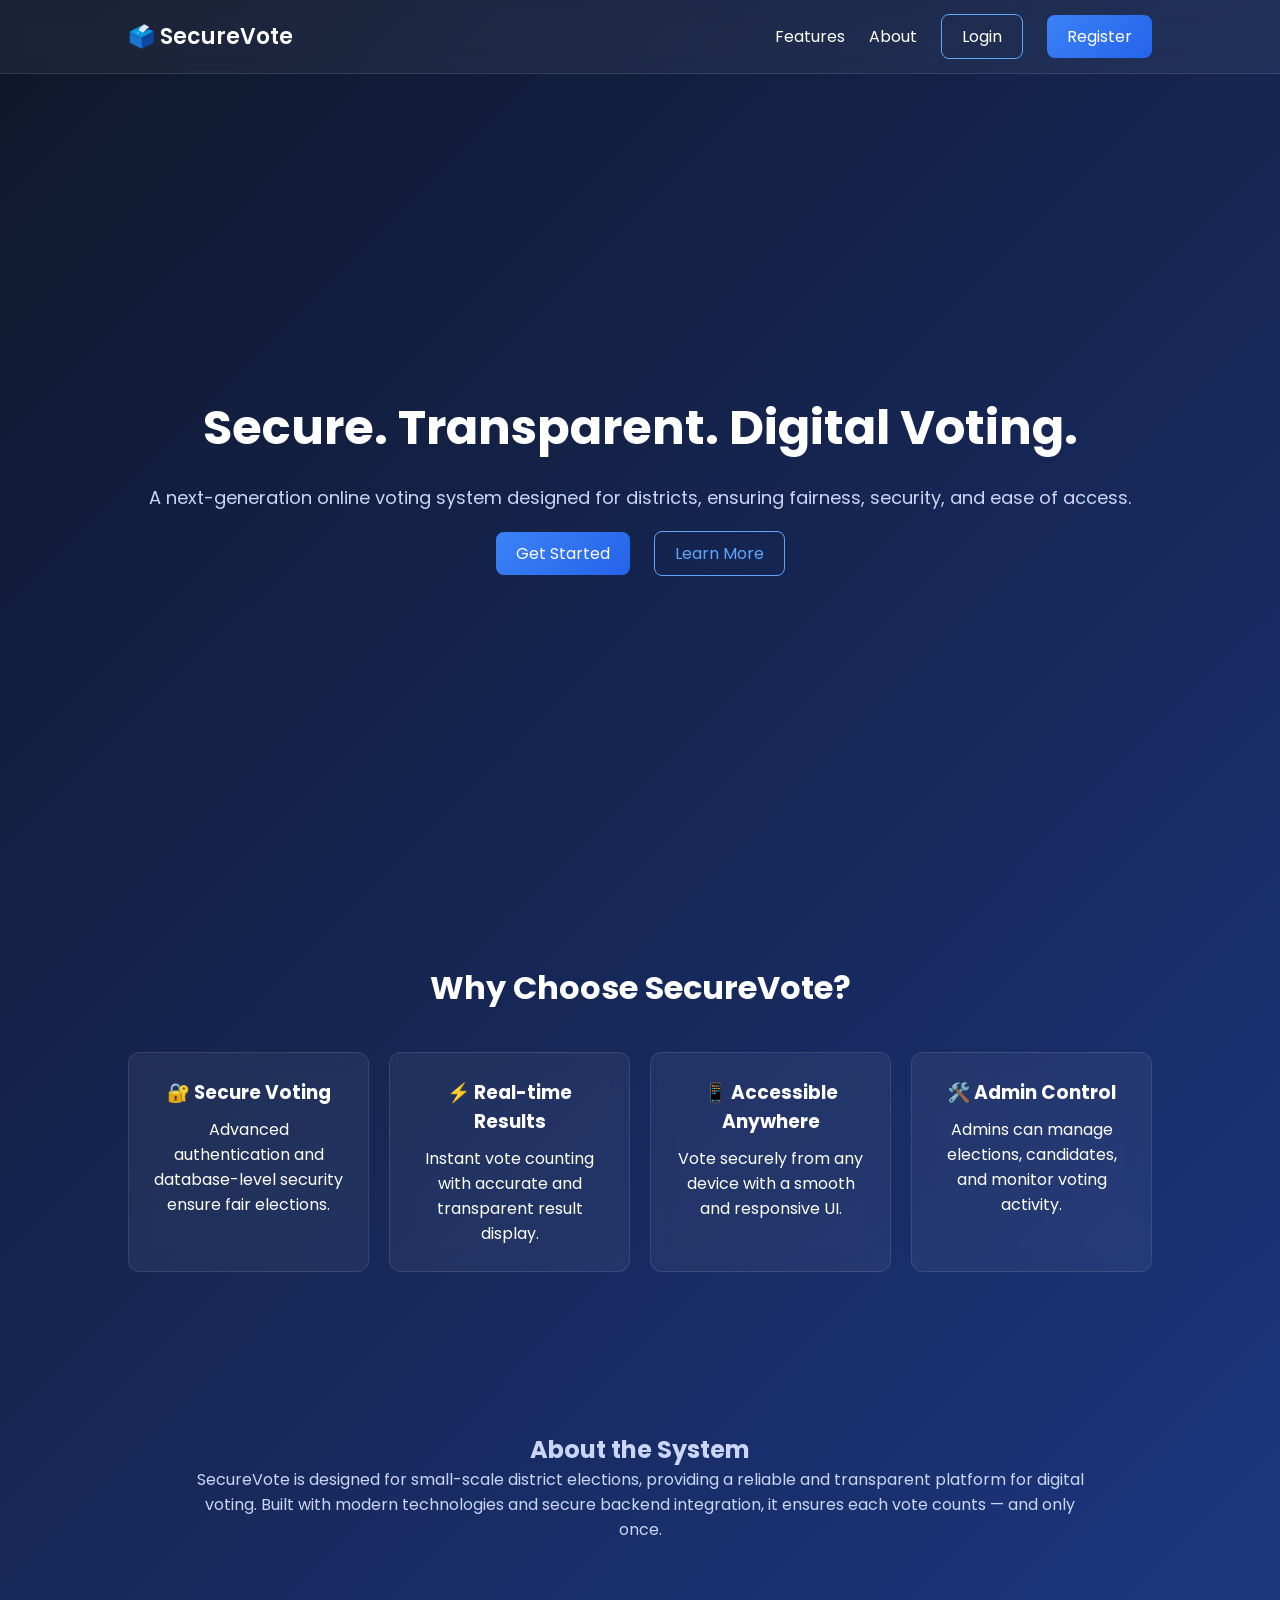
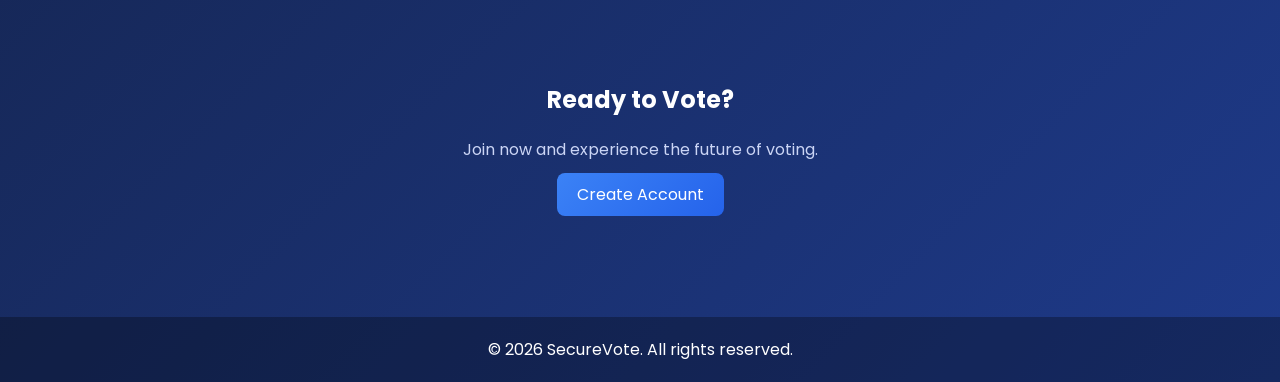
<file: index.html>
<!DOCTYPE html>
<html lang="en">
<head>
  <meta charset="UTF-8" />
  <meta name="viewport" content="width=device-width, initial-scale=1.0"/>
  <title>SecureVote - Online Voting System</title>

  <!-- Google Fonts -->
  <link href="https://fonts.googleapis.com/css2?family=Poppins:wght@300;400;600&display=swap" rel="stylesheet">

  <!-- Main CSS -->
  <link rel="stylesheet" href="css/style.css">

</head>

<body>

  <!-- Navbar -->
  <header class="navbar">
    <div class="logo">🗳️ SecureVote</div>
    <nav>
      <a href="#features">Features</a>
      <a href="#about">About</a>
      <a href="login.html" class="btn-outline">Login</a>
      <a href="register.html" class="btn-primary">Register</a>
    </nav>
  </header>

  <!-- Hero Section -->
  <section class="hero">
    <div class="hero-content">
      <h1>Secure. Transparent. Digital Voting.</h1>
      <p>
        A next-generation online voting system designed for districts,
        ensuring fairness, security, and ease of access.
      </p>

      <div class="hero-buttons">
        <a href="register.html" class="btn-primary">Get Started</a>
        <a href="#features" class="btn-outline">Learn More</a>
      </div>
    </div>
  </section>

  <!-- Features Section -->
  <section id="features" class="features">
    <h2>Why Choose SecureVote?</h2>

    <div class="feature-grid">
      <div class="feature-card">
        <h3>🔐 Secure Voting</h3>
        <p>Advanced authentication and database-level security ensure fair elections.</p>
      </div>

      <div class="feature-card">
        <h3>⚡ Real-time Results</h3>
        <p>Instant vote counting with accurate and transparent result display.</p>
      </div>

      <div class="feature-card">
        <h3>📱 Accessible Anywhere</h3>
        <p>Vote securely from any device with a smooth and responsive UI.</p>
      </div>

      <div class="feature-card">
        <h3>🛠️ Admin Control</h3>
        <p>Admins can manage elections, candidates, and monitor voting activity.</p>
      </div>
    </div>
  </section>

  <!-- About Section -->
  <section id="about" class="about">
    <h2>About the System</h2>
    <p>
      SecureVote is designed for small-scale district elections, providing a reliable
      and transparent platform for digital voting. Built with modern technologies and
      secure backend integration, it ensures each vote counts — and only once.
    </p>
  </section>

  <!-- CTA Section -->
  <section class="cta">
    <h2>Ready to Vote?</h2>
    <p>Join now and experience the future of voting.</p>
    <a href="register.html" class="btn-primary">Create Account</a>
  </section>

  <!-- Footer -->
  <footer class="footer">
    <p>© 2026 SecureVote. All rights reserved.</p>
  </footer>

</body>
</html>
</file>
<file: css/style.css>
/* Reset */
* {
  margin: 0;
  padding: 0;
  box-sizing: border-box;
  font-family: 'Poppins', sans-serif;
}

/* Body Background */
body {
  background: linear-gradient(135deg, #0f172a, #1e3a8a);
  color: #fff;
  overflow-x: hidden;
}

/* Navbar */
.navbar {
  display: flex;
  justify-content: space-between;
  align-items: center;
  padding: 20px 10%;
  backdrop-filter: blur(10px);
  background: rgba(255, 255, 255, 0.05);
  border-bottom: 1px solid rgba(255,255,255,0.1);
  position: sticky;
  top: 0;
  z-index: 1000;
}

.logo {
  font-size: 22px;
  font-weight: 600;
}

.navbar nav a {
  margin-left: 20px;
  text-decoration: none;
  color: #fff;
  transition: 0.3s;
}

.navbar nav a:hover {
  color: #60a5fa;
}

/* Buttons */
.btn-primary {
  background: linear-gradient(135deg, #3b82f6, #2563eb);
  padding: 10px 20px;
  border-radius: 8px;
  color: white;
  text-decoration: none;
  transition: 0.3s;
}

.btn-primary:hover {
  transform: translateY(-2px);
  box-shadow: 0 8px 20px rgba(59,130,246,0.4);
}

.btn-outline {
  border: 1px solid #60a5fa;
  padding: 10px 20px;
  border-radius: 8px;
  color: #60a5fa;
  text-decoration: none;
  transition: 0.3s;
}

.btn-outline:hover {
  background: #60a5fa;
  color: #000;
}

/* Hero Section */
.hero {
  height: 90vh;
  display: flex;
  align-items: center;
  justify-content: center;
  text-align: center;
  padding: 0 10%;
}

.hero-content h1 {
  font-size: 48px;
  margin-bottom: 20px;
  animation: fadeInUp 1s ease;
}

.hero-content p {
  font-size: 18px;
  margin-bottom: 30px;
  color: #cbd5f5;
  animation: fadeInUp 1.2s ease;
}

.hero-buttons a {
  margin: 10px;
}

/* Features Section */
.features {
  padding: 80px 10%;
  text-align: center;
}

.features h2 {
  font-size: 32px;
  margin-bottom: 40px;
}

.feature-grid {
  display: grid;
  grid-template-columns: repeat(auto-fit, minmax(220px, 1fr));
  gap: 20px;
}

.feature-card {
  background: rgba(255,255,255,0.05);
  padding: 25px;
  border-radius: 12px;
  transition: 0.3s;
  backdrop-filter: blur(10px);
  border: 1px solid rgba(255,255,255,0.1);
}

.feature-card:hover {
  transform: translateY(-8px);
  box-shadow: 0 10px 25px rgba(0,0,0,0.3);
}

.feature-card h3 {
  margin-bottom: 10px;
}

/* About Section */
.about {
  padding: 80px 15%;
  text-align: center;
  color: #cbd5f5;
}

/* CTA Section */
.cta {
  text-align: center;
  padding: 60px 10%;
}

.cta h2 {
  margin-bottom: 20px;
}

.cta p {
  margin-bottom: 20px;
  color: #cbd5f5;
}

/* Footer */
.footer {
  text-align: center;
  padding: 20px;
  background: rgba(0,0,0,0.3);
  margin-top: 50px;
}

/* Animations */
@keyframes fadeInUp {
  from {
    opacity: 0;
    transform: translateY(30px);
  }
  to {
    opacity: 1;
    transform: translateY(0);
  }
}
</file>
